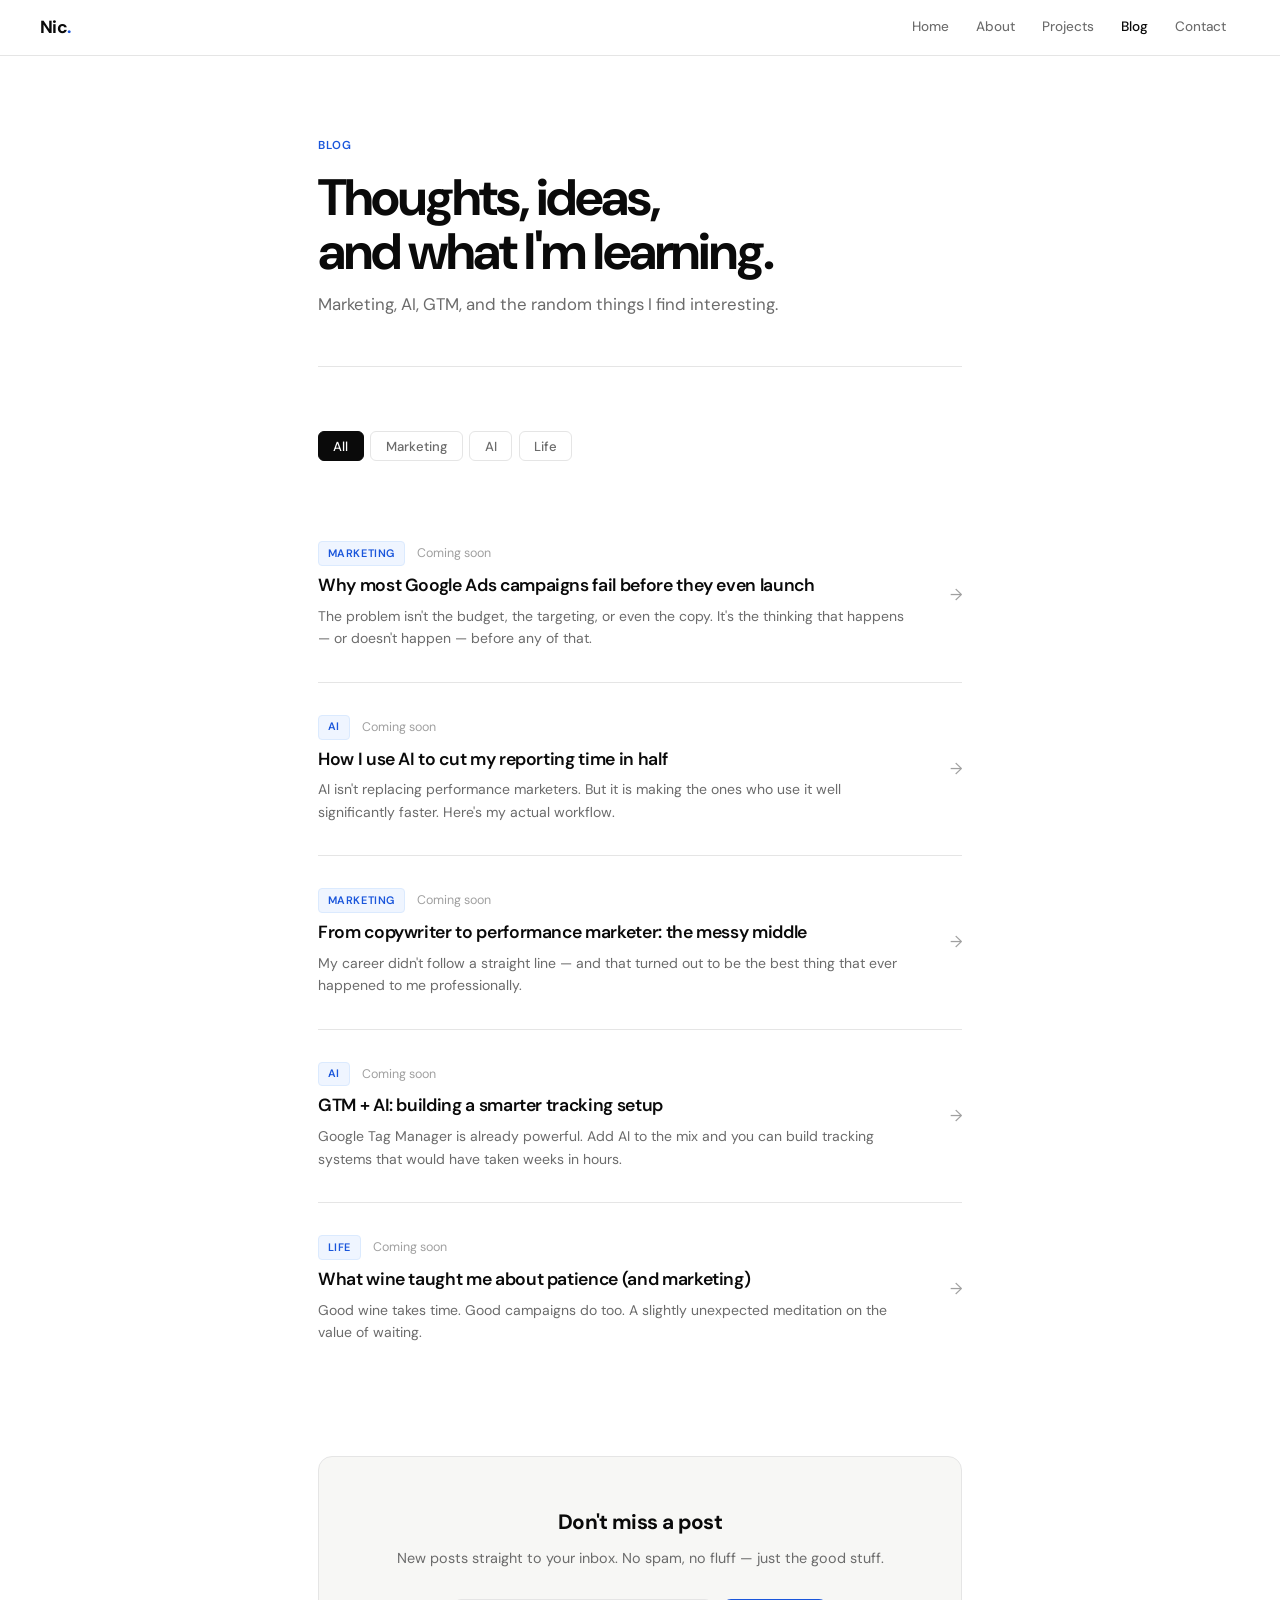
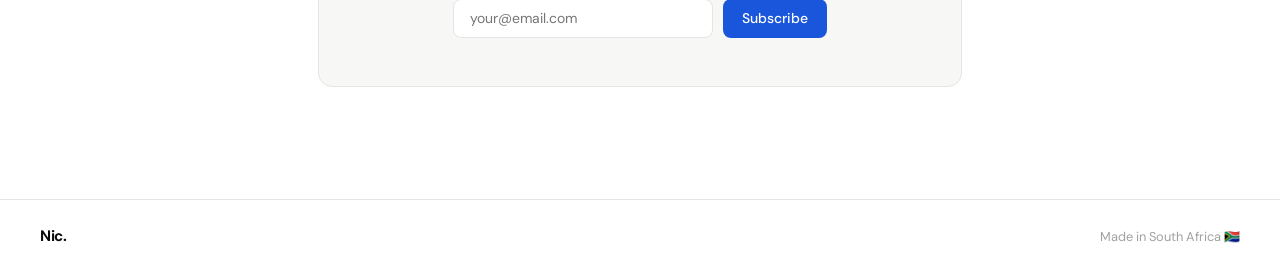
<file: blog.html>
<!DOCTYPE html>
<html lang="en">
<head>
  <meta charset="UTF-8" />
  <meta name="viewport" content="width=device-width, initial-scale=1.0" />
  <title>Blog — Nic Getkate</title>
  <link rel="preconnect" href="https://fonts.googleapis.com">
  <link href="https://fonts.googleapis.com/css2?family=DM+Sans:wght@300;400;500;600;700&display=swap" rel="stylesheet">
  <link rel="stylesheet" href="style.css" />
</head>
<body>
  <nav class="nav">
    <a href="index.html" class="nav-logo">Nic<span>.</span></a>
    <ul class="nav-links">
      <li><a href="index.html">Home</a></li>
      <li><a href="about.html">About</a></li>
      <li><a href="projects.html">Projects</a></li>
      <li><a href="blog.html" class="active">Blog</a></li>
      <li><a href="contact.html">Contact</a></li>
    </ul>
    <button class="nav-toggle" aria-label="Toggle menu">&#9776;</button>
  </nav>

  <main class="page-main">
    <header class="page-header">
      <span class="page-label">Blog</span>
      <h1>Thoughts, ideas,<br>and what I'm learning.</h1>
      <p class="page-subtitle">Marketing, AI, GTM, and the random things I find interesting.</p>
    </header>

    <div class="blog-filters">
      <button class="filter-btn active" data-filter="all">All</button>
      <button class="filter-btn" data-filter="marketing">Marketing</button>
      <button class="filter-btn" data-filter="ai">AI</button>
      <button class="filter-btn" data-filter="life">Life</button>
    </div>

    <div class="blog-list">
      <article class="blog-item" data-category="marketing">
        <div class="blog-item-left">
          <div class="blog-meta">
            <span class="blog-tag">Marketing</span>
            <span class="blog-date">Coming soon</span>
          </div>
          <h2 class="blog-title"><a href="#">Why most Google Ads campaigns fail before they even launch</a></h2>
          <p class="blog-excerpt">The problem isn't the budget, the targeting, or even the copy. It's the thinking that happens — or doesn't happen — before any of that.</p>
        </div>
        <span class="blog-arrow">→</span>
      </article>

      <article class="blog-item" data-category="ai">
        <div class="blog-item-left">
          <div class="blog-meta">
            <span class="blog-tag">AI</span>
            <span class="blog-date">Coming soon</span>
          </div>
          <h2 class="blog-title"><a href="#">How I use AI to cut my reporting time in half</a></h2>
          <p class="blog-excerpt">AI isn't replacing performance marketers. But it is making the ones who use it well significantly faster. Here's my actual workflow.</p>
        </div>
        <span class="blog-arrow">→</span>
      </article>

      <article class="blog-item" data-category="marketing">
        <div class="blog-item-left">
          <div class="blog-meta">
            <span class="blog-tag">Marketing</span>
            <span class="blog-date">Coming soon</span>
          </div>
          <h2 class="blog-title"><a href="#">From copywriter to performance marketer: the messy middle</a></h2>
          <p class="blog-excerpt">My career didn't follow a straight line — and that turned out to be the best thing that ever happened to me professionally.</p>
        </div>
        <span class="blog-arrow">→</span>
      </article>

      <article class="blog-item" data-category="ai">
        <div class="blog-item-left">
          <div class="blog-meta">
            <span class="blog-tag">AI</span>
            <span class="blog-date">Coming soon</span>
          </div>
          <h2 class="blog-title"><a href="#">GTM + AI: building a smarter tracking setup</a></h2>
          <p class="blog-excerpt">Google Tag Manager is already powerful. Add AI to the mix and you can build tracking systems that would have taken weeks in hours.</p>
        </div>
        <span class="blog-arrow">→</span>
      </article>

      <article class="blog-item" data-category="life">
        <div class="blog-item-left">
          <div class="blog-meta">
            <span class="blog-tag">Life</span>
            <span class="blog-date">Coming soon</span>
          </div>
          <h2 class="blog-title"><a href="#">What wine taught me about patience (and marketing)</a></h2>
          <p class="blog-excerpt">Good wine takes time. Good campaigns do too. A slightly unexpected meditation on the value of waiting.</p>
        </div>
        <span class="blog-arrow">→</span>
      </article>
    </div>

    <div class="blog-subscribe">
      <h3>Don't miss a post</h3>
      <p>New posts straight to your inbox. No spam, no fluff — just the good stuff.</p>
      <form class="subscribe-form" onsubmit="handleSubscribe(event)">
        <input type="email" placeholder="your@email.com" required />
        <button type="submit" class="btn btn-primary">Subscribe</button>
      </form>
    </div>
  </main>

  <footer class="footer">
    <span class="footer-logo">Nic.</span>
    <span>Made in South Africa 🇿🇦</span>
  </footer>
  <script src="main.js"></script>
</body>
</html>
</file>
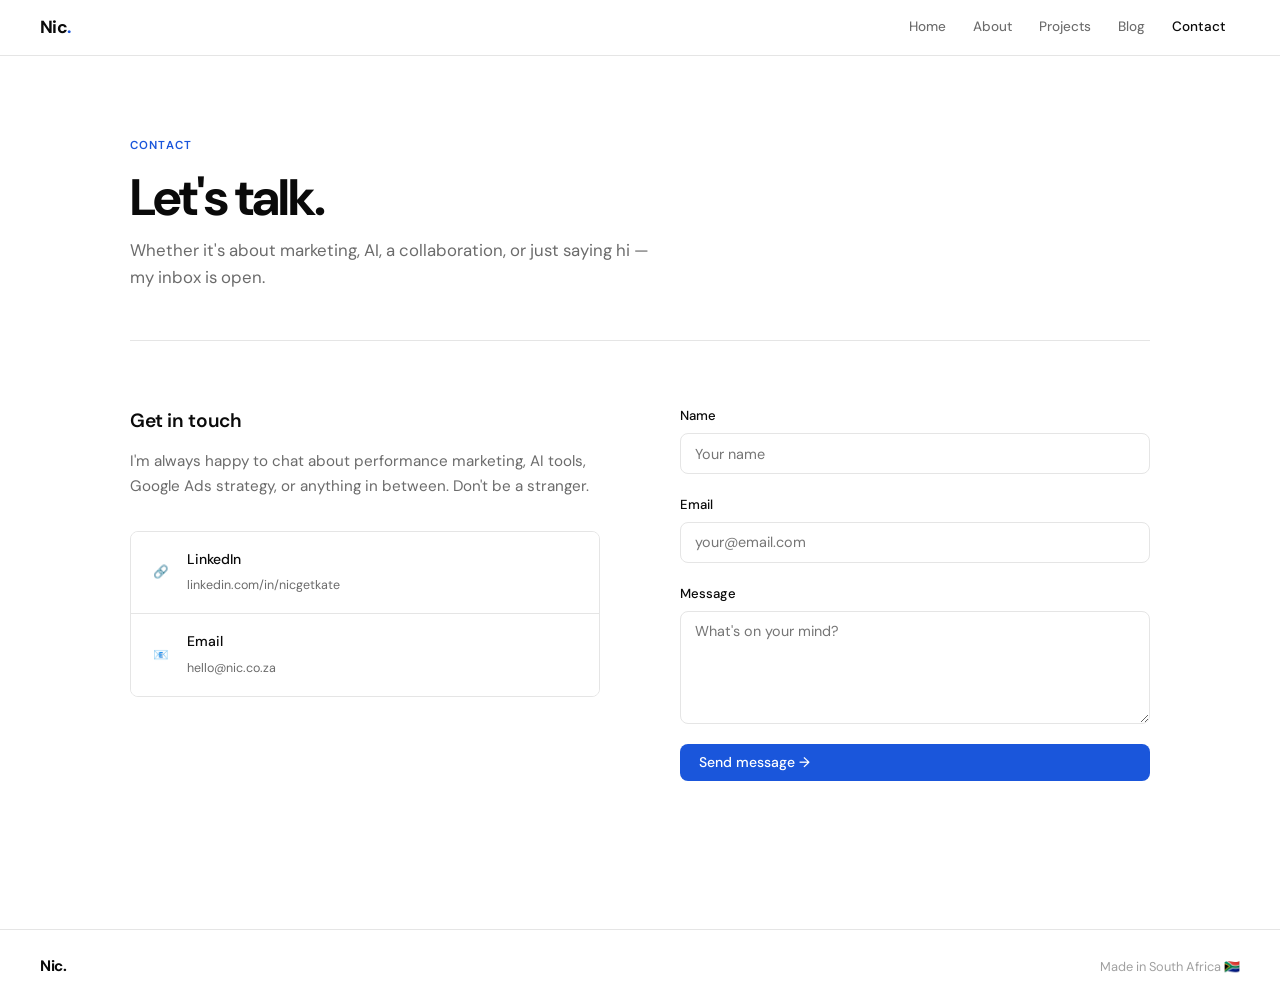
<file: contact.html>
<!DOCTYPE html>
<html lang="en">
<head>
  <meta charset="UTF-8" />
  <meta name="viewport" content="width=device-width, initial-scale=1.0" />
  <title>Contact — Nic Getkate</title>
  <link rel="preconnect" href="https://fonts.googleapis.com">
  <link href="https://fonts.googleapis.com/css2?family=DM+Sans:wght@300;400;500;600;700&display=swap" rel="stylesheet">
  <link rel="stylesheet" href="style.css" />
</head>
<body>
  <nav class="nav">
    <a href="index.html" class="nav-logo">Nic<span>.</span></a>
    <ul class="nav-links">
      <li><a href="index.html">Home</a></li>
      <li><a href="about.html">About</a></li>
      <li><a href="projects.html">Projects</a></li>
      <li><a href="blog.html">Blog</a></li>
      <li><a href="contact.html" class="active">Contact</a></li>
    </ul>
    <button class="nav-toggle" aria-label="Toggle menu">&#9776;</button>
  </nav>

  <main class="page-main">
    <header class="page-header">
      <span class="page-label">Contact</span>
      <h1>Let's talk.</h1>
      <p class="page-subtitle">Whether it's about marketing, AI, a collaboration, or just saying hi — my inbox is open.</p>
    </header>

    <div class="contact-layout">
      <div class="contact-info">
        <h2>Get in touch</h2>
        <p>I'm always happy to chat about performance marketing, AI tools, Google Ads strategy, or anything in between. Don't be a stranger.</p>
        <div class="contact-links">
          <a href="https://www.linkedin.com/in/nicgetkate/" target="_blank" class="contact-link">
            <span class="contact-link-icon">🔗</span>
            <div>
              <strong>LinkedIn</strong>
              <span>linkedin.com/in/nicgetkate</span>
            </div>
          </a>
          <a href="mailto:hello@nic.co.za" class="contact-link">
            <span class="contact-link-icon">📧</span>
            <div>
              <strong>Email</strong>
              <span>hello@nic.co.za</span>
            </div>
          </a>
        </div>
      </div>

      <form class="contact-form" onsubmit="handleContact(event)">
        <div class="form-group">
          <label for="name">Name</label>
          <input type="text" id="name" placeholder="Your name" required />
        </div>
        <div class="form-group">
          <label for="email">Email</label>
          <input type="email" id="email" placeholder="your@email.com" required />
        </div>
        <div class="form-group">
          <label for="message">Message</label>
          <textarea id="message" rows="5" placeholder="What's on your mind?" required></textarea>
        </div>
        <button type="submit" class="btn btn-primary">Send message →</button>
        <p class="form-note" id="form-status"></p>
      </form>
    </div>
  </main>

  <footer class="footer">
    <span class="footer-logo">Nic.</span>
    <span>Made in South Africa 🇿🇦</span>
  </footer>
  <script src="main.js"></script>
</body>
</html>
</file>
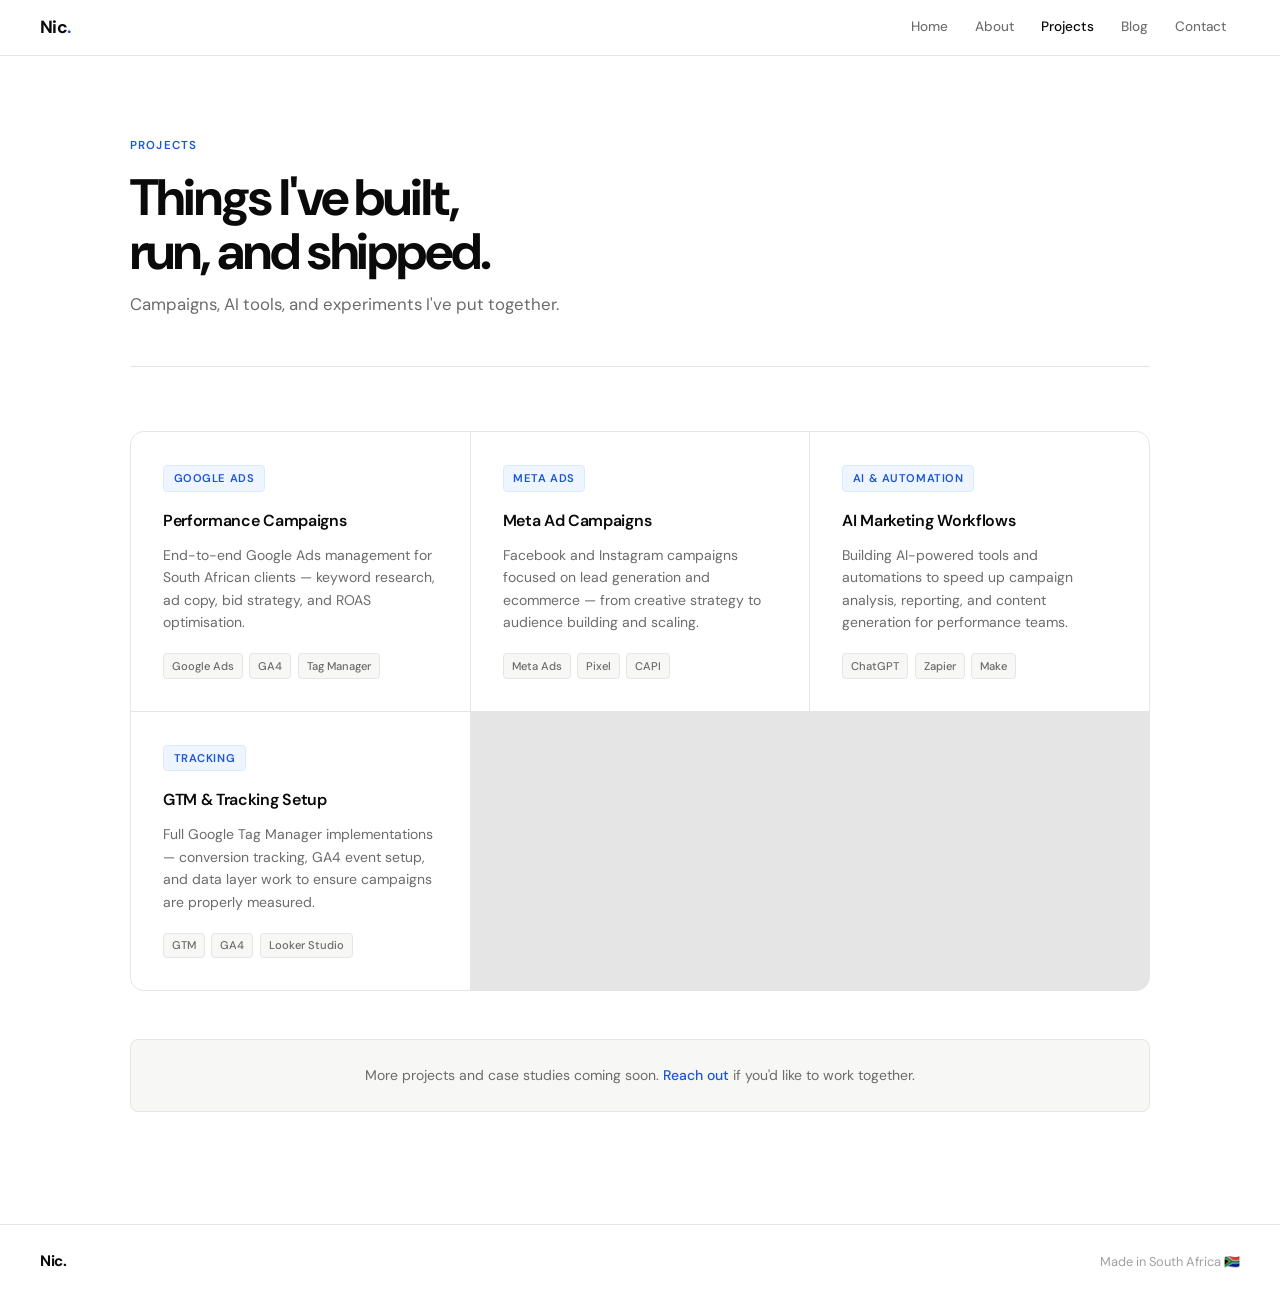
<file: projects.html>
<!DOCTYPE html>
<html lang="en">
<head>
  <meta charset="UTF-8" />
  <meta name="viewport" content="width=device-width, initial-scale=1.0" />
  <title>Projects — Nic Getkate</title>
  <link rel="preconnect" href="https://fonts.googleapis.com">
  <link href="https://fonts.googleapis.com/css2?family=DM+Sans:wght@300;400;500;600;700&display=swap" rel="stylesheet">
  <link rel="stylesheet" href="style.css" />
</head>
<body>
  <nav class="nav">
    <a href="index.html" class="nav-logo">Nic<span>.</span></a>
    <ul class="nav-links">
      <li><a href="index.html">Home</a></li>
      <li><a href="about.html">About</a></li>
      <li><a href="projects.html" class="active">Projects</a></li>
      <li><a href="blog.html">Blog</a></li>
      <li><a href="contact.html">Contact</a></li>
    </ul>
    <button class="nav-toggle" aria-label="Toggle menu">&#9776;</button>
  </nav>

  <main class="page-main">
    <header class="page-header">
      <span class="page-label">Projects</span>
      <h1>Things I've built,<br>run, and shipped.</h1>
      <p class="page-subtitle">Campaigns, AI tools, and experiments I've put together.</p>
    </header>

    <div class="projects-grid">
      <div class="project-card">
        <div class="project-tag">Google Ads</div>
        <h3>Performance Campaigns</h3>
        <p>End-to-end Google Ads management for South African clients — keyword research, ad copy, bid strategy, and ROAS optimisation.</p>
        <div class="project-stack">
          <span>Google Ads</span><span>GA4</span><span>Tag Manager</span>
        </div>
      </div>

      <div class="project-card">
        <div class="project-tag">Meta Ads</div>
        <h3>Meta Ad Campaigns</h3>
        <p>Facebook and Instagram campaigns focused on lead generation and ecommerce — from creative strategy to audience building and scaling.</p>
        <div class="project-stack">
          <span>Meta Ads</span><span>Pixel</span><span>CAPI</span>
        </div>
      </div>

      <div class="project-card">
        <div class="project-tag">AI & Automation</div>
        <h3>AI Marketing Workflows</h3>
        <p>Building AI-powered tools and automations to speed up campaign analysis, reporting, and content generation for performance teams.</p>
        <div class="project-stack">
          <span>ChatGPT</span><span>Zapier</span><span>Make</span>
        </div>
      </div>

      <div class="project-card">
        <div class="project-tag">Tracking</div>
        <h3>GTM & Tracking Setup</h3>
        <p>Full Google Tag Manager implementations — conversion tracking, GA4 event setup, and data layer work to ensure campaigns are properly measured.</p>
        <div class="project-stack">
          <span>GTM</span><span>GA4</span><span>Looker Studio</span>
        </div>
      </div>
    </div>

    <div class="projects-note">
      More projects and case studies coming soon. <a href="contact.html">Reach out</a> if you'd like to work together.
    </div>
  </main>

  <footer class="footer">
    <span class="footer-logo">Nic.</span>
    <span>Made in South Africa 🇿🇦</span>
  </footer>
  <script src="main.js"></script>
</body>
</html>
</file>
<file: style.css>
/* ===== Variables ===== */
:root {
  --bg: #ffffff;
  --bg2: #f7f7f5;
  --surface: #ffffff;
  --text: #0a0a0a;
  --text-muted: #6b6b6b;
  --text-hint: #a0a0a0;
  --accent: #1a56db;
  --accent-hover: #1245b5;
  --accent-light: #eff5ff;
  --accent-subtle: #dbeafe;
  --border: #e5e5e5;
  --border-strong: #d0d0d0;
  --font: 'DM Sans', system-ui, sans-serif;
  --font-display: 'DM Sans', system-ui, sans-serif;
  --max-w: 1100px;
  --radius: 8px;
  --radius-lg: 14px;
  --ease: cubic-bezier(0.16, 1, 0.3, 1);
}

/* ===== Reset ===== */
*, *::before, *::after { box-sizing: border-box; margin: 0; padding: 0; }
html { scroll-behavior: smooth; -webkit-font-smoothing: antialiased; }
body {
  background: var(--bg);
  color: var(--text);
  font-family: var(--font);
  font-size: 1rem;
  line-height: 1.65;
  min-height: 100vh;
  display: flex;
  flex-direction: column;
}
img { max-width: 100%; display: block; }
a { color: inherit; text-decoration: none; }
main { flex: 1; }

/* ===== Nav ===== */
.nav {
  position: sticky;
  top: 0;
  z-index: 100;
  background: rgba(255,255,255,0.92);
  backdrop-filter: blur(12px);
  -webkit-backdrop-filter: blur(12px);
  border-bottom: 1px solid var(--border);
  display: flex;
  align-items: center;
  justify-content: space-between;
  padding: 0 2.5rem;
  height: 56px;
}
.nav-logo {
  font-size: 1.1rem;
  font-weight: 700;
  color: var(--text);
  letter-spacing: -0.03em;
}
.nav-logo span { color: var(--accent); }
.nav-links { list-style: none; display: flex; gap: 0; }
.nav-links a {
  display: block;
  padding: 0.4rem 0.85rem;
  font-size: 0.85rem;
  font-weight: 450;
  color: var(--text-muted);
  transition: color 0.15s, background 0.15s;
  border-radius: 6px;
}
.nav-links a:hover { color: var(--text); background: var(--bg2); }
.nav-links a.active { color: var(--text); font-weight: 500; }
.nav-toggle { display: none; background: none; border: none; font-size: 1.2rem; cursor: pointer; color: var(--text); padding: 0.4rem; }

/* ===== Buttons ===== */
.btn {
  display: inline-flex;
  align-items: center;
  gap: 0.4rem;
  padding: 0.6rem 1.2rem;
  border-radius: var(--radius);
  font-family: var(--font);
  font-size: 0.875rem;
  font-weight: 500;
  cursor: pointer;
  border: none;
  transition: all 0.15s var(--ease);
}
.btn-primary { background: var(--accent); color: #fff; }
.btn-primary:hover { background: var(--accent-hover); box-shadow: 0 4px 14px rgba(26,86,219,0.3); }
.btn-ghost { background: transparent; color: var(--text); border: 1px solid var(--border); }
.btn-ghost:hover { border-color: var(--border-strong); background: var(--bg2); }

/* ===== Hero ===== */
.hero {
  max-width: var(--max-w);
  margin: 0 auto;
  padding: 7rem 2.5rem 5rem;
  display: grid;
  grid-template-columns: 1fr 300px;
  gap: 5rem;
  align-items: center;
}
.hero-eyebrow {
  display: inline-flex;
  align-items: center;
  gap: 0.5rem;
  background: var(--accent-light);
  color: var(--accent);
  font-size: 0.75rem;
  font-weight: 600;
  letter-spacing: 0.07em;
  text-transform: uppercase;
  padding: 0.3rem 0.8rem;
  border-radius: 20px;
  margin-bottom: 1.5rem;
  border: 1px solid var(--accent-subtle);
}
.hero-name {
  font-size: clamp(3rem, 6vw, 4.5rem);
  font-weight: 700;
  line-height: 1.0;
  letter-spacing: -0.04em;
  color: var(--text);
  margin-bottom: 1.25rem;
}
.hero-tagline {
  font-size: 1.1rem;
  color: var(--text-muted);
  margin-bottom: 2rem;
  line-height: 1.6;
  max-width: 460px;
}
.hero-chips { display: flex; flex-wrap: wrap; gap: 0.5rem; margin-bottom: 2.5rem; }
.chip {
  display: inline-flex;
  align-items: center;
  gap: 0.35rem;
  background: var(--bg2);
  border: 1px solid var(--border);
  color: var(--text-muted);
  font-size: 0.78rem;
  font-weight: 500;
  padding: 0.3rem 0.75rem;
  border-radius: 20px;
}
.hero-actions { display: flex; gap: 0.75rem; flex-wrap: wrap; }
.hero-image-wrap { position: relative; }
.hero-image {
  width: 100%;
  aspect-ratio: 3/4;
  object-fit: cover;
  border-radius: var(--radius-lg);
  border: 1px solid var(--border);
}
.hero-badge {
  position: absolute;
  bottom: -14px;
  left: -14px;
  background: var(--surface);
  border: 1px solid var(--border);
  border-radius: var(--radius);
  padding: 0.6rem 0.9rem;
  display: flex;
  align-items: center;
  gap: 0.5rem;
  box-shadow: 0 4px 20px rgba(0,0,0,0.08);
}
.hero-badge .dot { width: 7px; height: 7px; border-radius: 50%; background: #22c55e; flex-shrink: 0; }
.hero-badge span { font-size: 0.78rem; font-weight: 500; color: var(--text); }

/* ===== Intro block ===== */
.intro-block {
  max-width: var(--max-w);
  margin: 0 auto;
  padding: 4rem 2.5rem;
  display: grid;
  grid-template-columns: 1fr 1fr;
  gap: 5rem;
  align-items: center;
  border-top: 1px solid var(--border);
  border-bottom: 1px solid var(--border);
}
.intro-block p {
  font-size: 1.15rem;
  color: var(--text);
  line-height: 1.7;
}
.intro-stats { display: grid; grid-template-columns: 1fr 1fr; gap: 2rem; }
.stat-num {
  font-size: 2.2rem;
  font-weight: 700;
  letter-spacing: -0.04em;
  color: var(--text);
  line-height: 1;
  margin-bottom: 0.3rem;
}
.stat-num span { color: var(--accent); }
.stat-label { font-size: 0.82rem; color: var(--text-muted); }

/* ===== Home grid ===== */
.home-grid {
  max-width: var(--max-w);
  margin: 0 auto;
  padding: 4rem 2.5rem 6rem;
  display: grid;
  grid-template-columns: repeat(4, 1fr);
  gap: 1px;
  background: var(--border);
  border: 1px solid var(--border);
  border-radius: var(--radius-lg);
  overflow: hidden;
}
.card {
  background: var(--surface);
  padding: 2rem 1.75rem;
  transition: background 0.15s;
  display: block;
}
.card:hover { background: var(--bg2); }
.card-num {
  font-size: 0.7rem;
  font-weight: 600;
  letter-spacing: 0.1em;
  color: var(--text-hint);
  margin-bottom: 1.5rem;
}
.card h3 {
  font-size: 0.975rem;
  font-weight: 600;
  margin-bottom: 0.5rem;
  letter-spacing: -0.01em;
}
.card p { font-size: 0.83rem; color: var(--text-muted); line-height: 1.55; }
.card-arrow {
  display: inline-block;
  margin-top: 1.25rem;
  font-size: 0.82rem;
  color: var(--accent);
  font-weight: 500;
  transition: transform 0.15s;
}
.card:hover .card-arrow { transform: translateX(4px); }

/* ===== Page layout ===== */
.page-main {
  max-width: var(--max-w);
  margin: 0 auto;
  padding: 5rem 2.5rem 7rem;
}
.page-header {
  margin-bottom: 4rem;
  padding-bottom: 3rem;
  border-bottom: 1px solid var(--border);
}
.page-label {
  display: block;
  font-size: 0.72rem;
  font-weight: 600;
  letter-spacing: 0.1em;
  text-transform: uppercase;
  color: var(--accent);
  margin-bottom: 1rem;
}
.page-header h1 {
  font-size: clamp(2.2rem, 4vw, 3.2rem);
  font-weight: 700;
  letter-spacing: -0.04em;
  line-height: 1.05;
  margin-bottom: 0.75rem;
}
.page-subtitle { color: var(--text-muted); font-size: 1.05rem; max-width: 520px; }

/* ===== About ===== */
.about-layout {
  display: grid;
  grid-template-columns: 260px 1fr;
  gap: 5rem;
  align-items: start;
}
.about-photo {
  width: 100%;
  border-radius: var(--radius-lg);
  border: 1px solid var(--border);
}
.about-quick {
  margin-top: 1.5rem;
  border: 1px solid var(--border);
  border-radius: var(--radius);
  overflow: hidden;
}
.quick-item {
  display: flex;
  align-items: center;
  gap: 0.75rem;
  font-size: 0.83rem;
  color: var(--text-muted);
  padding: 0.65rem 1rem;
  border-bottom: 1px solid var(--border);
}
.quick-item:last-child { border-bottom: none; }
.about-content h2 {
  font-size: 1.2rem;
  font-weight: 600;
  letter-spacing: -0.02em;
  margin: 2.5rem 0 0.75rem;
}
.about-content h2:first-child { margin-top: 0; }
.about-content p { color: var(--text-muted); margin-bottom: 1rem; font-size: 0.95rem; }

/* ===== Projects ===== */
.projects-grid {
  display: grid;
  grid-template-columns: repeat(auto-fit, minmax(280px, 1fr));
  gap: 1px;
  background: var(--border);
  border: 1px solid var(--border);
  border-radius: var(--radius-lg);
  overflow: hidden;
}
.project-card {
  background: var(--surface);
  padding: 2rem;
  transition: background 0.15s;
}
.project-card:hover { background: var(--bg2); }
.project-tag {
  display: inline-block;
  background: var(--accent-light);
  color: var(--accent);
  font-size: 0.7rem;
  font-weight: 600;
  padding: 0.2rem 0.6rem;
  border-radius: 4px;
  margin-bottom: 1rem;
  letter-spacing: 0.05em;
  text-transform: uppercase;
  border: 1px solid var(--accent-subtle);
}
.project-card h3 {
  font-size: 1rem;
  font-weight: 600;
  letter-spacing: -0.02em;
  margin-bottom: 0.6rem;
}
.project-card p { font-size: 0.875rem; color: var(--text-muted); margin-bottom: 1.25rem; line-height: 1.6; }
.project-stack { display: flex; gap: 0.4rem; flex-wrap: wrap; }
.project-stack span {
  font-size: 0.7rem;
  font-weight: 500;
  background: var(--bg2);
  border: 1px solid var(--border);
  border-radius: 4px;
  padding: 0.15rem 0.5rem;
  color: var(--text-muted);
}
.projects-note {
  margin-top: 3rem;
  padding: 1.5rem 2rem;
  background: var(--bg2);
  border-radius: var(--radius);
  border: 1px solid var(--border);
  font-size: 0.875rem;
  color: var(--text-muted);
  text-align: center;
}
.projects-note a { color: var(--accent); font-weight: 500; }

/* ===== Blog ===== */
.blog-filters { display: flex; gap: 0.4rem; margin-bottom: 3rem; flex-wrap: wrap; }
.filter-btn {
  background: none;
  border: 1px solid var(--border);
  border-radius: 6px;
  padding: 0.35rem 0.9rem;
  font-size: 0.82rem;
  font-weight: 500;
  cursor: pointer;
  font-family: var(--font);
  color: var(--text-muted);
  transition: all 0.15s;
}
.filter-btn:hover { border-color: var(--border-strong); color: var(--text); }
.filter-btn.active { background: var(--text); border-color: var(--text); color: #fff; }

.blog-list { display: flex; flex-direction: column; }
.blog-item {
  padding: 2rem 0;
  border-bottom: 1px solid var(--border);
  display: grid;
  grid-template-columns: 1fr auto;
  gap: 2rem;
  align-items: center;
  transition: opacity 0.15s;
}
.blog-item:hover { opacity: 0.7; }
.blog-item:last-child { border-bottom: none; }
.blog-meta { display: flex; align-items: center; gap: 0.75rem; margin-bottom: 0.5rem; }
.blog-tag {
  background: var(--accent-light);
  color: var(--accent);
  font-size: 0.68rem;
  font-weight: 600;
  padding: 0.15rem 0.55rem;
  border-radius: 4px;
  letter-spacing: 0.05em;
  text-transform: uppercase;
  border: 1px solid var(--accent-subtle);
}
.blog-date { font-size: 0.78rem; color: var(--text-hint); }
.blog-title {
  font-size: 1.1rem;
  font-weight: 600;
  margin-bottom: 0.45rem;
  line-height: 1.35;
  letter-spacing: -0.02em;
}
.blog-excerpt { font-size: 0.875rem; color: var(--text-muted); max-width: 600px; line-height: 1.6; }
.blog-arrow { color: var(--text-hint); font-size: 1rem; transition: transform 0.15s, color 0.15s; }
.blog-item:hover .blog-arrow { transform: translateX(4px); color: var(--accent); }

.blog-subscribe {
  margin-top: 5rem;
  padding: 3rem;
  background: var(--bg2);
  border: 1px solid var(--border);
  border-radius: var(--radius-lg);
  text-align: center;
}
.blog-subscribe h3 {
  font-size: 1.3rem;
  font-weight: 700;
  letter-spacing: -0.03em;
  margin-bottom: 0.5rem;
}
.blog-subscribe p { color: var(--text-muted); font-size: 0.9rem; margin-bottom: 1.75rem; }
.subscribe-form { display: flex; gap: 0.6rem; justify-content: center; flex-wrap: wrap; }
.subscribe-form input {
  padding: 0.6rem 1rem;
  border: 1px solid var(--border);
  border-radius: var(--radius);
  font-size: 0.875rem;
  font-family: var(--font);
  width: 260px;
  background: var(--surface);
  color: var(--text);
  transition: border-color 0.15s;
}
.subscribe-form input:focus { outline: none; border-color: var(--accent); }

/* ===== Contact ===== */
.contact-layout { display: grid; grid-template-columns: 1fr 1fr; gap: 5rem; align-items: start; }
.contact-info h2 { font-size: 1.2rem; font-weight: 600; letter-spacing: -0.02em; margin-bottom: 0.75rem; }
.contact-info p { color: var(--text-muted); margin-bottom: 2rem; font-size: 0.95rem; }
.contact-links {
  display: flex;
  flex-direction: column;
  border: 1px solid var(--border);
  border-radius: var(--radius);
  overflow: hidden;
}
.contact-link {
  display: flex;
  align-items: center;
  gap: 1rem;
  padding: 1rem 1.25rem;
  background: var(--surface);
  border-bottom: 1px solid var(--border);
  transition: background 0.15s;
}
.contact-link:last-child { border-bottom: none; }
.contact-link:hover { background: var(--bg2); }
.contact-link-icon { font-size: 1rem; width: 20px; text-align: center; }
.contact-link strong { display: block; font-size: 0.875rem; font-weight: 500; }
.contact-link span { font-size: 0.78rem; color: var(--text-muted); }

.contact-form { display: flex; flex-direction: column; gap: 1.25rem; }
.form-group { display: flex; flex-direction: column; gap: 0.4rem; }
.form-group label { font-size: 0.82rem; font-weight: 500; color: var(--text); }
.form-group input,
.form-group textarea {
  padding: 0.65rem 0.9rem;
  border: 1px solid var(--border);
  border-radius: var(--radius);
  font-family: var(--font);
  font-size: 0.9rem;
  background: var(--surface);
  color: var(--text);
  transition: border-color 0.15s, box-shadow 0.15s;
}
.form-group input:focus,
.form-group textarea:focus {
  outline: none;
  border-color: var(--accent);
  box-shadow: 0 0 0 3px rgba(26,86,219,0.08);
}
.form-group textarea { resize: vertical; }
.form-note { font-size: 0.82rem; color: #16a34a; min-height: 1.2em; }

/* ===== Footer ===== */
.footer {
  border-top: 1px solid var(--border);
  padding: 1.5rem 2.5rem;
  display: flex;
  align-items: center;
  justify-content: space-between;
  font-size: 0.8rem;
  color: var(--text-hint);
}
.footer-logo { font-size: 0.95rem; font-weight: 700; color: var(--text); letter-spacing: -0.02em; }

/* ===== Animations ===== */
@keyframes fadeUp {
  from { opacity: 0; transform: translateY(14px); }
  to   { opacity: 1; transform: translateY(0); }
}
.hero-text > * { opacity: 0; animation: fadeUp 0.55s var(--ease) forwards; }
.hero-text > *:nth-child(1) { animation-delay: 0.05s; }
.hero-text > *:nth-child(2) { animation-delay: 0.1s; }
.hero-text > *:nth-child(3) { animation-delay: 0.15s; }
.hero-text > *:nth-child(4) { animation-delay: 0.2s; }
.hero-text > *:nth-child(5) { animation-delay: 0.25s; }
.hero-image-wrap { opacity: 0; animation: fadeUp 0.6s 0.3s var(--ease) forwards; }

/* ===== Responsive ===== */
@media (max-width: 900px) {
  .home-grid { grid-template-columns: 1fr 1fr; }
  .intro-block { grid-template-columns: 1fr; gap: 2.5rem; }
}
@media (max-width: 768px) {
  .nav { padding: 0 1.25rem; }
  .nav-links { display: none; flex-direction: column; position: absolute; top: 56px; left: 0; right: 0; background: var(--bg); border-bottom: 1px solid var(--border); padding: 0.75rem 1.25rem; }
  .nav-links.open { display: flex; }
  .nav-toggle { display: block; }
  .hero { grid-template-columns: 1fr; padding: 4rem 1.5rem 3rem; gap: 3rem; }
  .hero-image-wrap { order: -1; max-width: 200px; margin: 0 auto; }
  .hero-name { font-size: 2.8rem; }
  .hero-text { text-align: center; }
  .hero-chips { justify-content: center; }
  .hero-actions { justify-content: center; }
  .intro-block { padding: 3rem 1.5rem; }
  .home-grid { grid-template-columns: 1fr 1fr; padding: 0 1.5rem 4rem; }
  .about-layout { grid-template-columns: 1fr; gap: 2.5rem; }
  .contact-layout { grid-template-columns: 1fr; gap: 3rem; }
  .page-main { padding: 3rem 1.5rem 5rem; }
  .footer { flex-direction: column; gap: 0.5rem; text-align: center; }
}
@media (max-width: 500px) {
  .home-grid { grid-template-columns: 1fr; }
  .hero-name { font-size: 2.4rem; }
}
</file>
